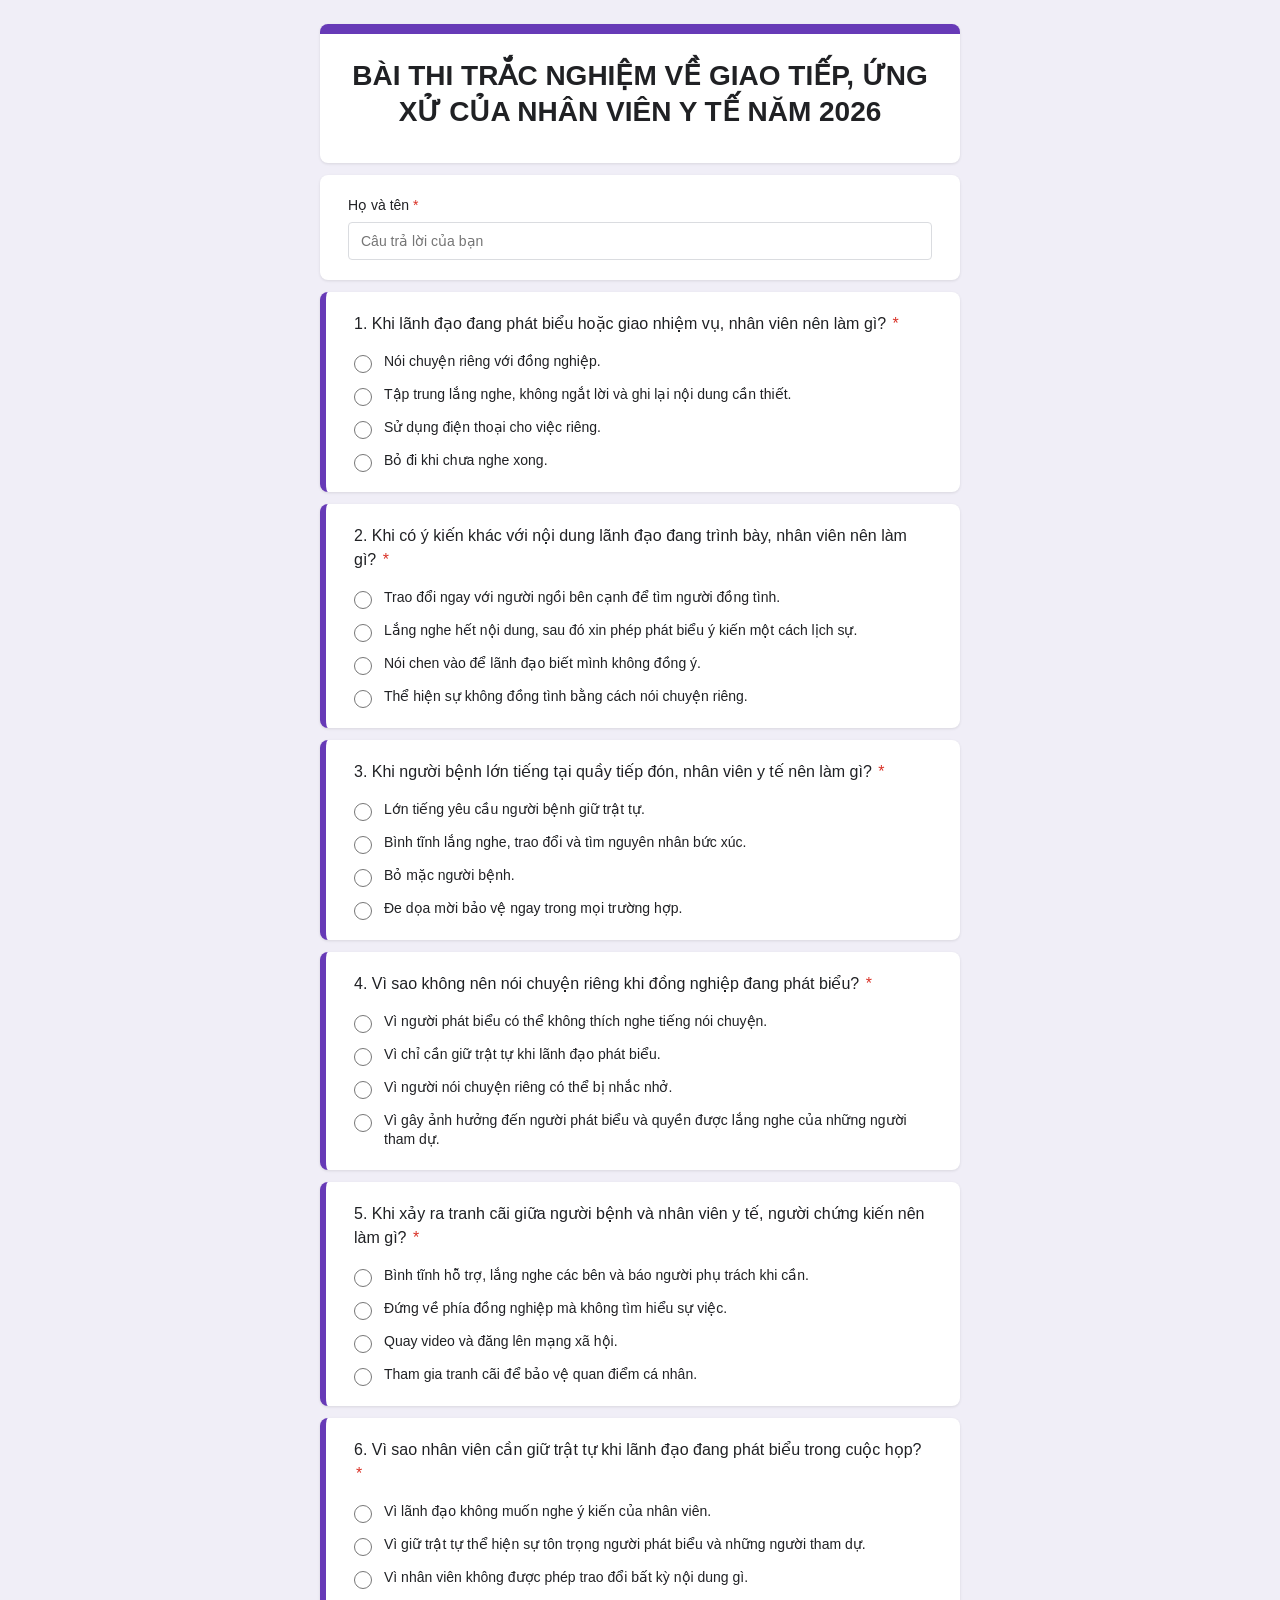
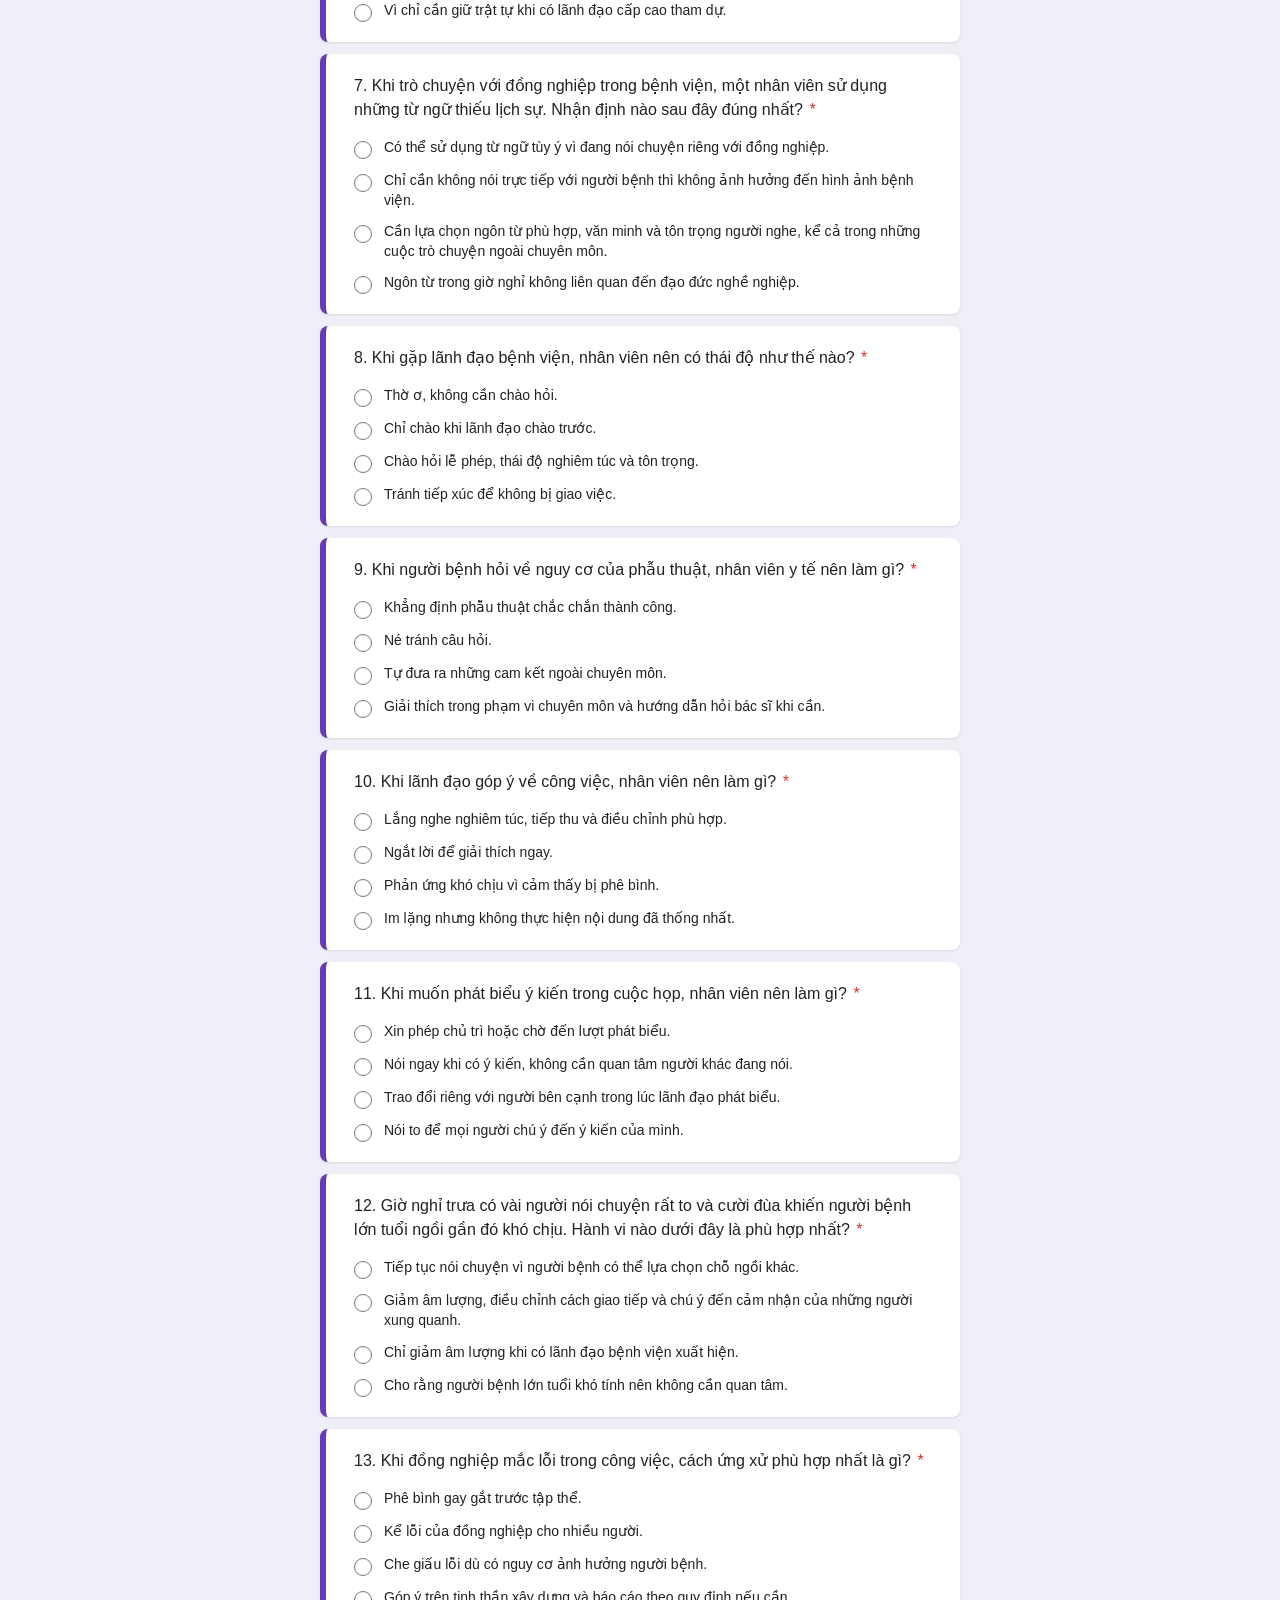
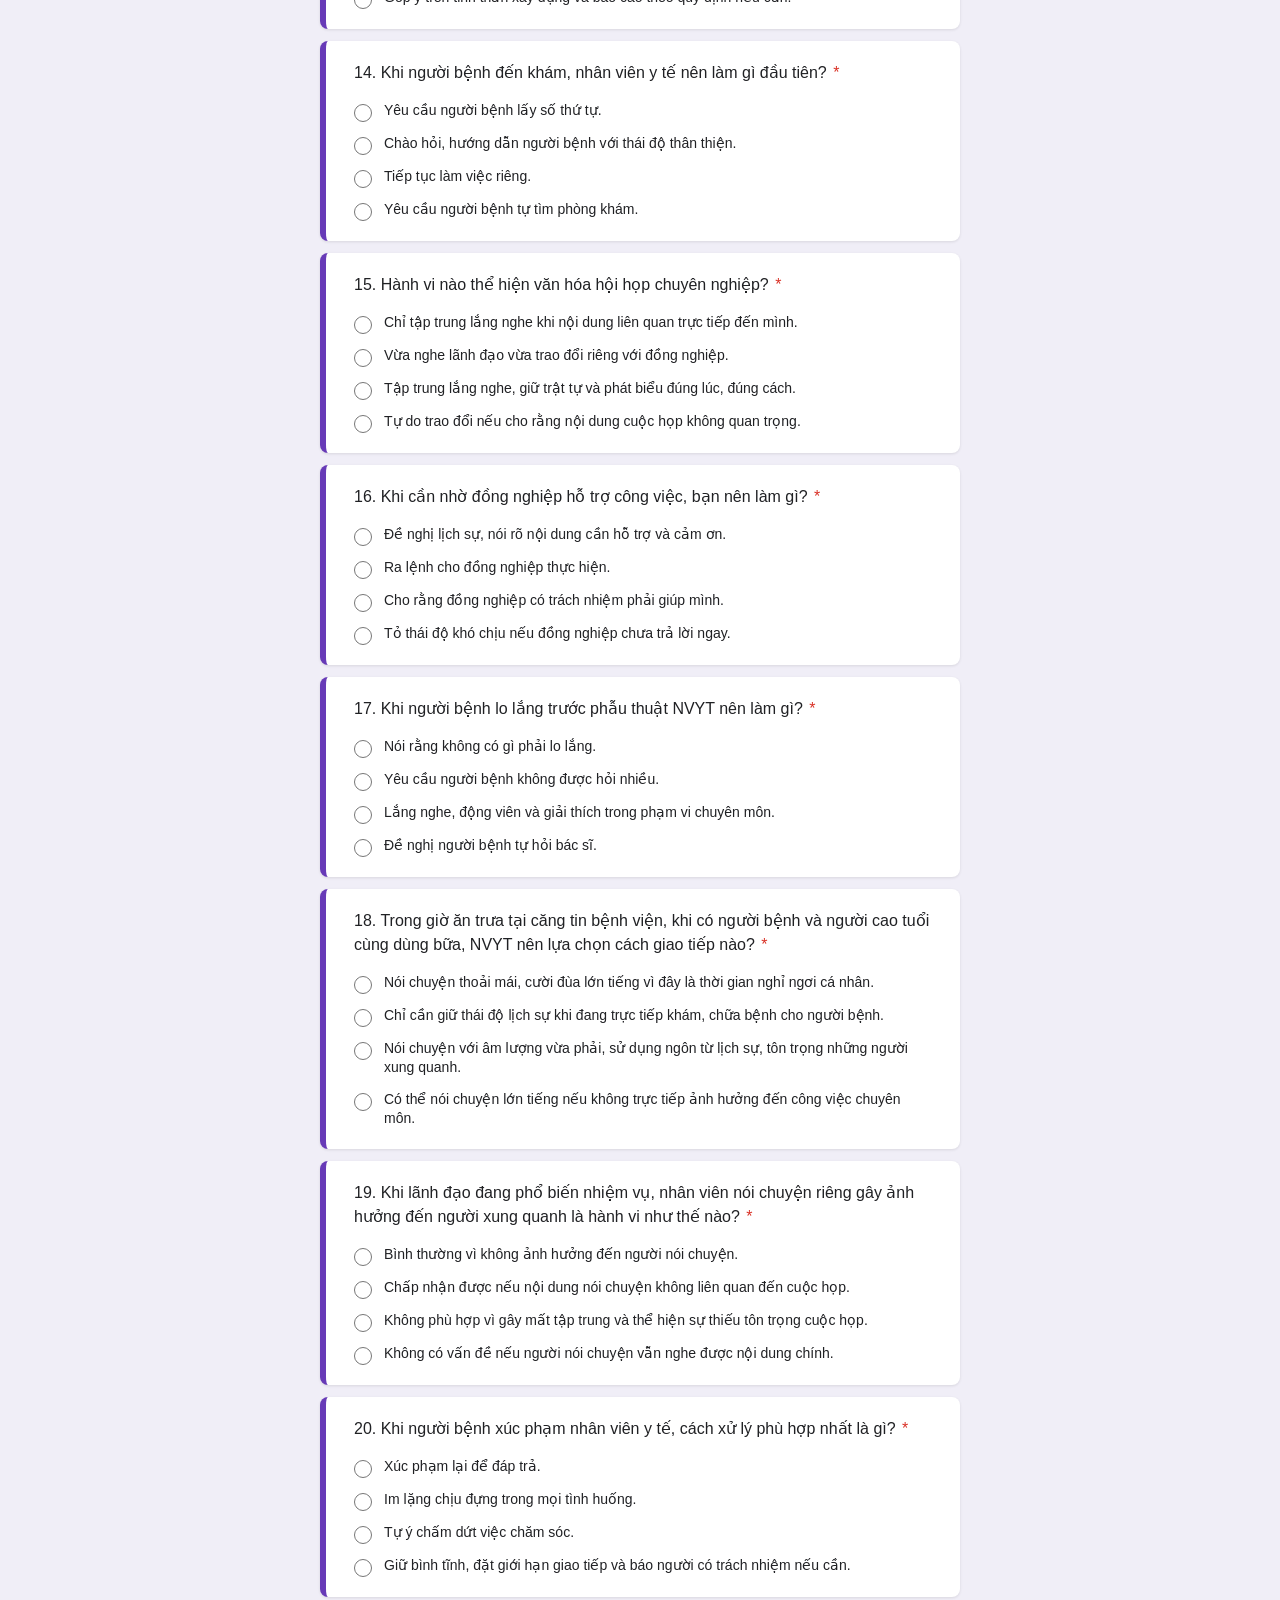
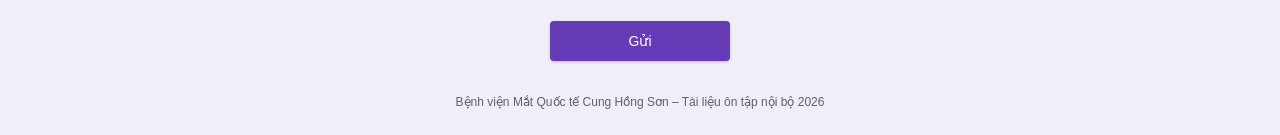
<file: index.html>
<!DOCTYPE html>
<html lang="vi">
<head>
  <meta charset="UTF-8">
  <meta name="viewport" content="width=device-width, initial-scale=1.0">
  <title>Bài thi Trắc nghiệm Giao tiếp - Ứng xử NVYT 2026</title>
  <style>
    * {
      margin: 0;
      padding: 0;
      box-sizing: border-box;
    }
    body {
      font-family: "Google Sans", Roboto, Arial, sans-serif;
      background: #f0eef7;
      color: #202124;
      padding: 24px 16px;
      line-height: 1.5;
    }
    .container {
      max-width: 640px;
      margin: 0 auto;
    }
    .header-card {
      background: white;
      border-radius: 8px;
      border-top: 10px solid #673ab7;
      padding: 24px 28px;
      margin-bottom: 12px;
      box-shadow: 0 1px 3px rgba(0,0,0,0.1);
    }
    .header-card h1 {
      font-size: 28px;
      font-weight: 700;
      color: #202124;
      margin-bottom: 8px;
      line-height: 1.3;
      text-align: center;
    }
    .info-card {
      background: white;
      border-radius: 8px;
      padding: 20px 28px;
      margin-bottom: 12px;
      box-shadow: 0 1px 3px rgba(0,0,0,0.1);
    }
    .info-row {
      margin-bottom: 16px;
    }
    .info-row:last-child {
      margin-bottom: 0;
    }
    .info-row label {
      display: block;
      font-size: 14px;
      font-weight: 500;
      margin-bottom: 6px;
      color: #202124;
    }
    .info-row input {
      width: 100%;
      padding: 10px 12px;
      border: 1px solid #dadce0;
      border-radius: 4px;
      font-size: 14px;
      font-family: inherit;
      outline: none;
      transition: border 0.2s;
    }
    .info-row input:focus {
      border-color: #673ab7;
      box-shadow: 0 0 0 2px rgba(103, 58, 183, 0.2);
    }
    .question {
      background: white;
      border-radius: 8px;
      padding: 20px 28px;
      margin-bottom: 12px;
      box-shadow: 0 1px 3px rgba(0,0,0,0.1);
      border-left: 6px solid #673ab7;
    }
    .question-title {
      font-size: 16px;
      font-weight: 500;
      margin-bottom: 16px;
      color: #202124;
    }
    .question-title .required {
      color: #d93025;
      margin-left: 2px;
    }
    .options {
      display: flex;
      flex-direction: column;
      gap: 12px;
    }
    .option {
      display: flex;
      align-items: flex-start;
      gap: 12px;
      cursor: pointer;
    }
    .option input[type="radio"] {
      margin-top: 3px;
      width: 18px;
      height: 18px;
      accent-color: #673ab7;
      cursor: pointer;
      flex-shrink: 0;
    }
    .option label {
      font-size: 14px;
      color: #202124;
      cursor: pointer;
      line-height: 1.4;
    }
    .btn-submit {
      display: block;
      width: 100%;
      max-width: 180px;
      margin: 24px auto 0;
      padding: 12px 24px;
      background: #673ab7;
      color: white;
      border: none;
      border-radius: 4px;
      font-size: 14px;
      font-weight: 500;
      cursor: pointer;
      box-shadow: 0 1px 3px rgba(0,0,0,0.2);
      transition: background 0.2s;
    }
    .btn-submit:hover {
      background: #5e35b1;
    }
    .btn-submit:disabled {
      background: #9e9e9e;
      cursor: not-allowed;
    }
    footer {
      text-align: center;
      margin-top: 32px;
      font-size: 12px;
      color: #5f6368;
    }
    @media (max-width: 600px) {
      body {
        padding: 12px 8px;
      }
      .header-card, .info-card, .question {
        padding: 16px 18px;
      }
      .header-card h1 {
        font-size: 22px;
      }
    }
  </style>
</head>
<body>
  <div class="container">
    <div class="header-card">
      <h1>BÀI THI TRẮC NGHIỆM VỀ GIAO TIẾP, ỨNG XỬ CỦA NHÂN VIÊN Y TẾ NĂM 2026</h1>
    </div>

    <div class="info-card">
      <div class="info-row">
        <label for="hoten">Họ và tên <span style="color:#d93025">*</span></label>
        <input type="text" id="hoten" placeholder="Câu trả lời của bạn" required>
      </div>
    </div>

    <div id="question-container"></div>

    <button type="button" class="btn-submit" id="btnSubmit" onclick="nopBai()">Gửi</button>

    <footer>
      Bệnh viện Mắt Quốc tế Cung Hồng Sơn – Tài liệu ôn tập nội bộ 2026
    </footer>
  </div>

  <script src="questions.js"></script>
  <script>
    // ===== THAY URL MỚI SAU KHI DEPLOY =====
    const SCRIPT_URL = "https://script.google.com/macros/s/AKfycbzc4fQ-0QCS1ZvjVNoHFolDyrcYlkGqebn4DWadtXqKIwaAZS2lEiD2r7aiyGOVUfQp/exec";

    function shuffle(array) {
      for (let i = array.length - 1; i > 0; i--) {
        const j = Math.floor(Math.random() * (i + 1));
        [array[i], array[j]] = [array[j], array[i]];
      }
      return array;
    }

    function renderQuestions() {
      const container = document.getElementById('question-container');
      const shuffled = shuffle([...questionsData]);

      shuffled.forEach((q, index) => {
        const qDiv = document.createElement('div');
        qDiv.className = 'question';
        qDiv.setAttribute('data-correct', q.correct);

        let optionsHtml = q.options.map((opt) => {
          const value = opt.charAt(0);
          const id = `q${index}_${value}`;
          return `
            <div class="option">
              <input type="radio" name="q${index}" value="${value}" id="${id}">
              <label for="${id}">${opt.substring(3)}</label>
            </div>
          `;
        }).join('');

        qDiv.innerHTML = `
          <div class="question-title">${index + 1}. ${q.title} <span class="required">*</span></div>
          <div class="options">${optionsHtml}</div>
        `;
        container.appendChild(qDiv);
      });
    }

    renderQuestions();

    function nopBai() {
      const hoten = document.getElementById('hoten').value.trim();
      if (!hoten) {
        alert('Vui lòng nhập Họ và tên trước khi nộp bài!');
        document.getElementById('hoten').focus();
        return;
      }

      const btn = document.getElementById('btnSubmit');
      btn.disabled = true;
      btn.innerText = "Đang gửi...";

      const questions = document.querySelectorAll('.question');
      let soCauDung = 0;
      let answers = [];

      questions.forEach((q, index) => {
        const correct = q.getAttribute('data-correct');
        const selected = q.querySelector('input[type="radio"]:checked');
        let userAnswer = selected ? selected.value : "Chưa chọn";
        answers.push(`C${index + 1}:${userAnswer}`);
        if (selected && selected.value === correct) {
          soCauDung++;
        }
      });

      const diemSo = soCauDung * 5;

      const data = {
        hoten: hoten,
        diem: diemSo,
        dung: soCauDung,
        answers: answers.join(" | ")
      };

      fetch(SCRIPT_URL, {
        method: "POST",
        body: JSON.stringify(data),
        headers: {
          "Content-Type": "text/plain;charset=utf-8"
        }
      })
      .then(res => {
        if (!res.ok) throw new Error("HTTP " + res.status);
        return res.json();
      })
      .then(res => {
        const params = new URLSearchParams({
          hoten: hoten,
          diem: diemSo,
          dung: soCauDung
        });
        window.location.href = "result.html?" + params.toString();
      })
      .catch(err => {
        console.error(err);
        alert("Gửi dữ liệu thất bại. Vui lòng thử lại!\n\nChi tiết: " + err.message);
        btn.disabled = false;
        btn.innerText = "Gửi";
      });
    }
  </script>
</body>
</html>
</file>
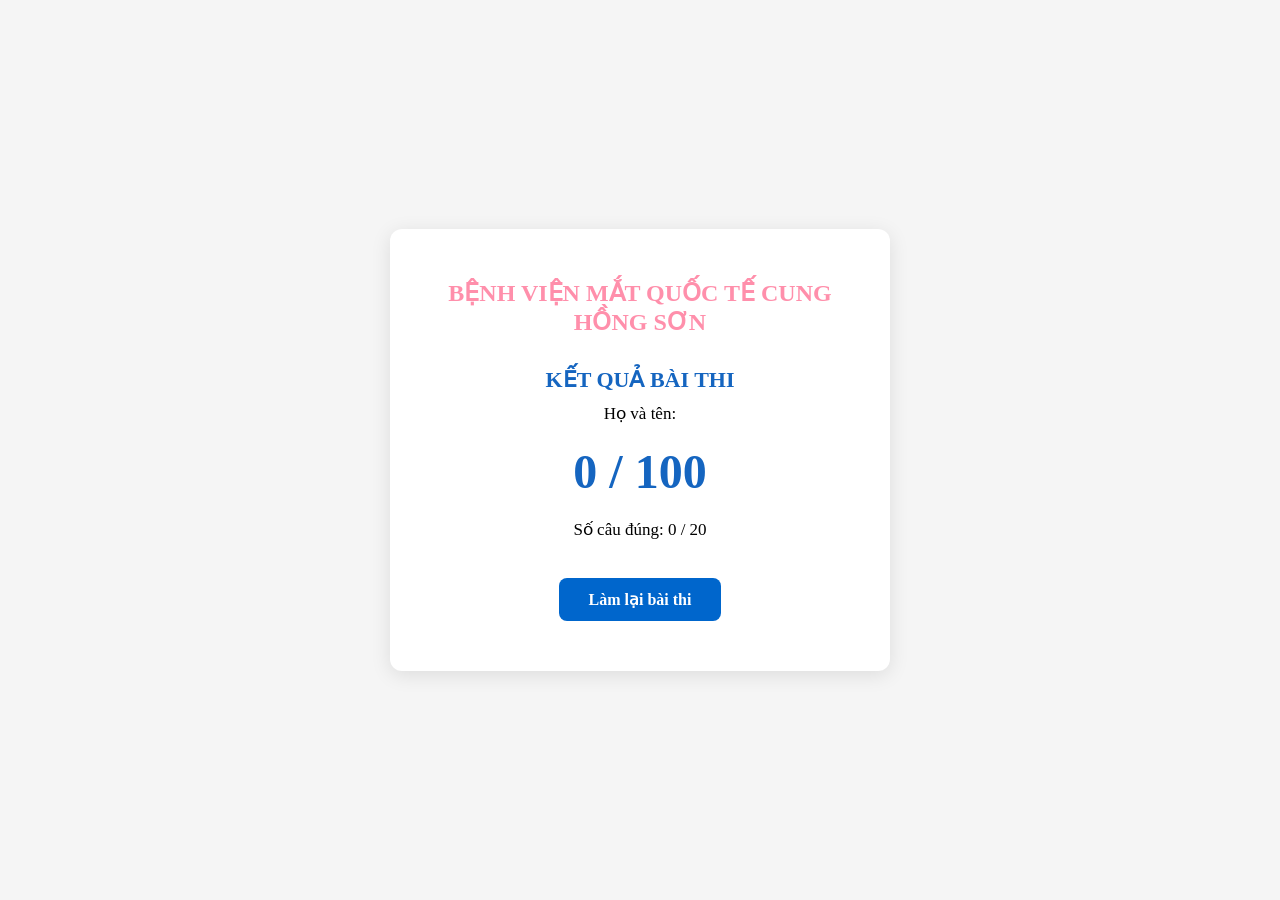
<file: result.html>
<!DOCTYPE html>
<html lang="vi">
<head>
  <meta charset="UTF-8">
  <meta name="viewport" content="width=device-width, initial-scale=1.0">
  <title>Kết quả bài thi</title>
  <style>
    * { margin: 0; padding: 0; box-sizing: border-box; }
    body {
      font-family: "Times New Roman", Times, serif;
      background: #f5f5f5;
      display: flex;
      justify-content: center;
      align-items: center;
      min-height: 100vh;
      padding: 20px;
    }
    .result-box {
      background: white;
      padding: 50px 40px;
      border-radius: 12px;
      box-shadow: 0 4px 20px rgba(0,0,0,0.1);
      text-align: center;
      max-width: 500px;
      width: 100%;
    }
    h1 {
      font-size: 22px;
      color: #1565c0;
      margin-bottom: 10px;
    }
    .hospital {
      font-size: 24px;
      color: #ff8fab;
      margin-bottom: 30px;
      font-weight: bold;
      line-height: 1.2;
    }
    .score {
      font-size: 48px;
      font-weight: bold;
      color: #1565c0;
      margin: 20px 0;
    }
    .info {
      font-size: 17px;
      margin-bottom: 8px;
    }
    .btn {
      display: inline-block;
      margin-top: 30px;
      padding: 12px 30px;
      background: #0066cc;
      color: white;
      text-decoration: none;
      border-radius: 8px;
      font-weight: bold;
    }
    .btn:hover {
      background: #0052a3;
    }
  </style>
</head>
<body>
  <div class="result-box">
    <div class="hospital">BỆNH VIỆN MẮT QUỐC TẾ CUNG HỒNG SƠN</div>
    <h1>KẾT QUẢ BÀI THI</h1>
    <div class="info" id="hoten"></div>
    <div class="score" id="diem"></div>
    <div class="info" id="dung"></div>
    <a href="index.html" class="btn">Làm lại bài thi</a>
  </div>

  <script>
    const params = new URLSearchParams(window.location.search);
    const hoten = params.get('hoten') || '';
    const diem = params.get('diem') || '0';
    const dung = params.get('dung') || '0';

    document.getElementById('hoten').innerText = "Họ và tên: " + hoten;
    document.getElementById('diem').innerText = diem + " / 100";
    document.getElementById('dung').innerText = "Số câu đúng: " + dung + " / 20";
  </script>
</body>
</html>
</file>
